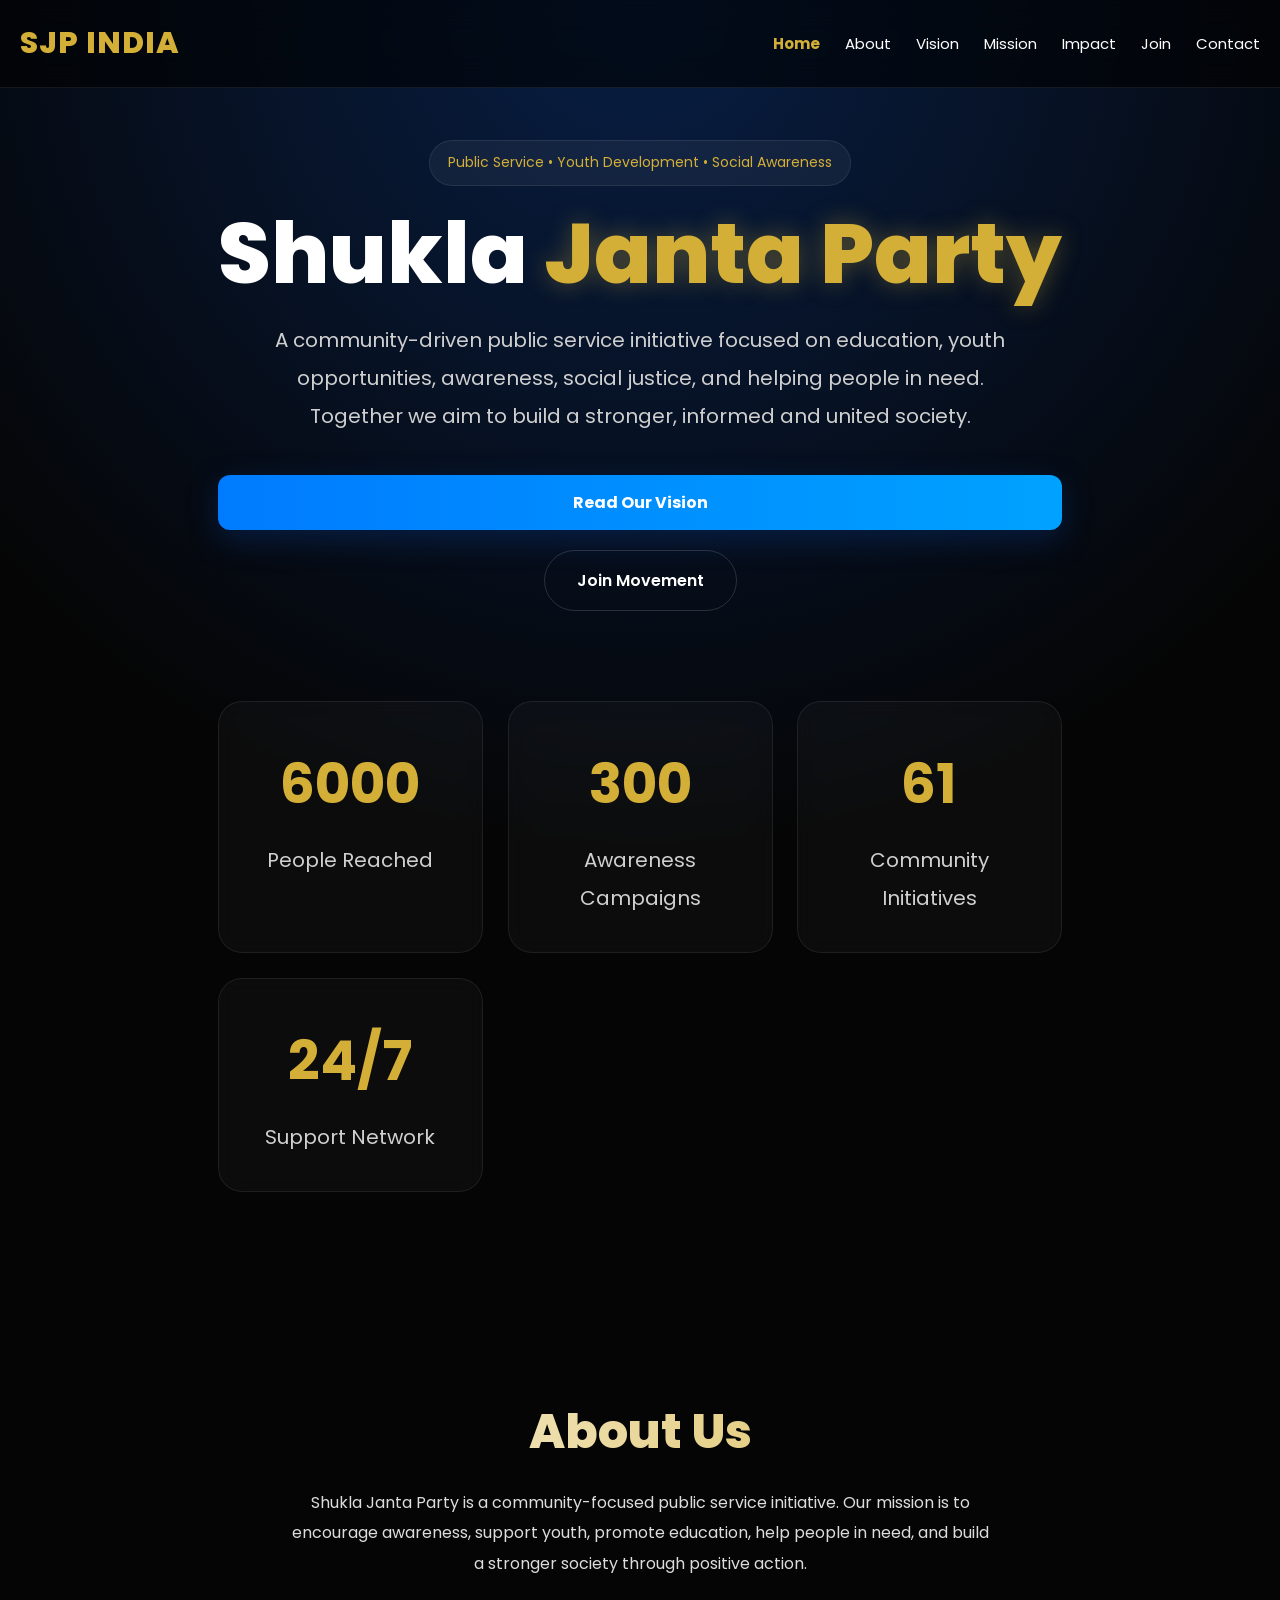
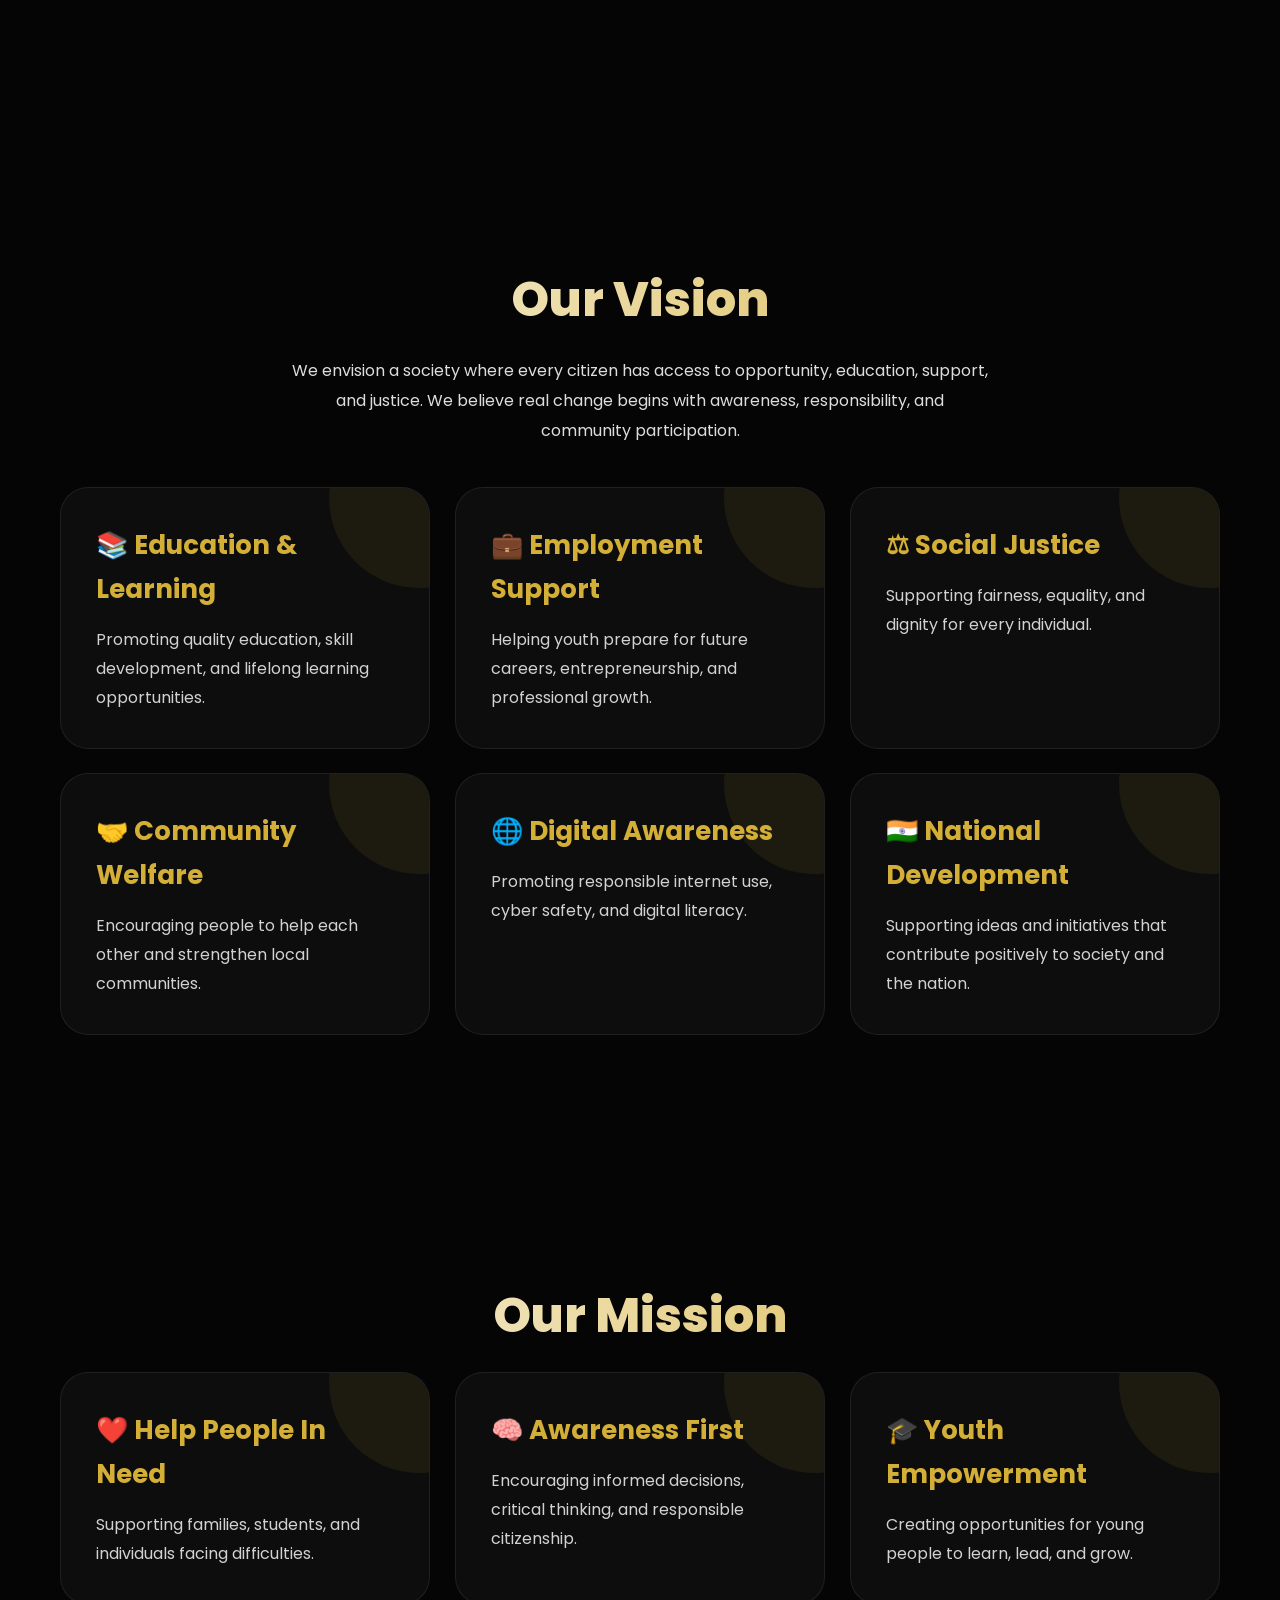
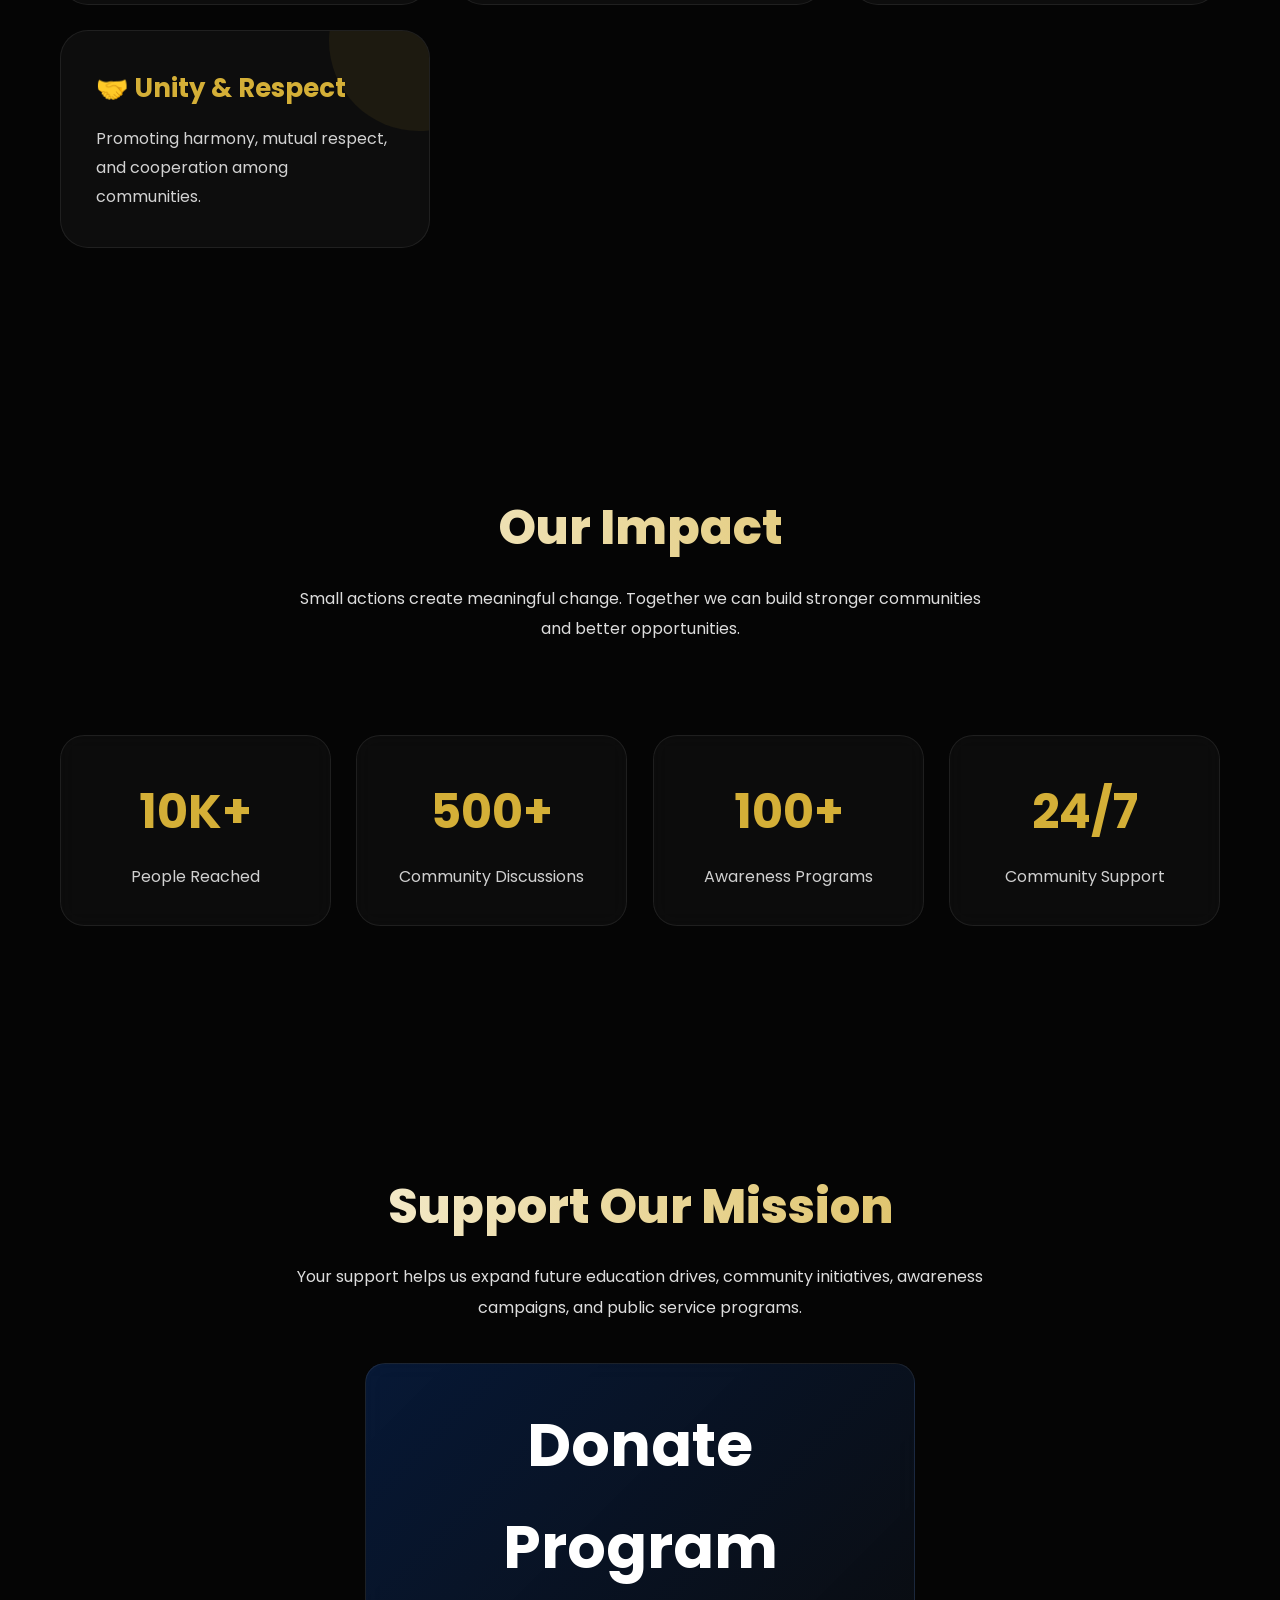
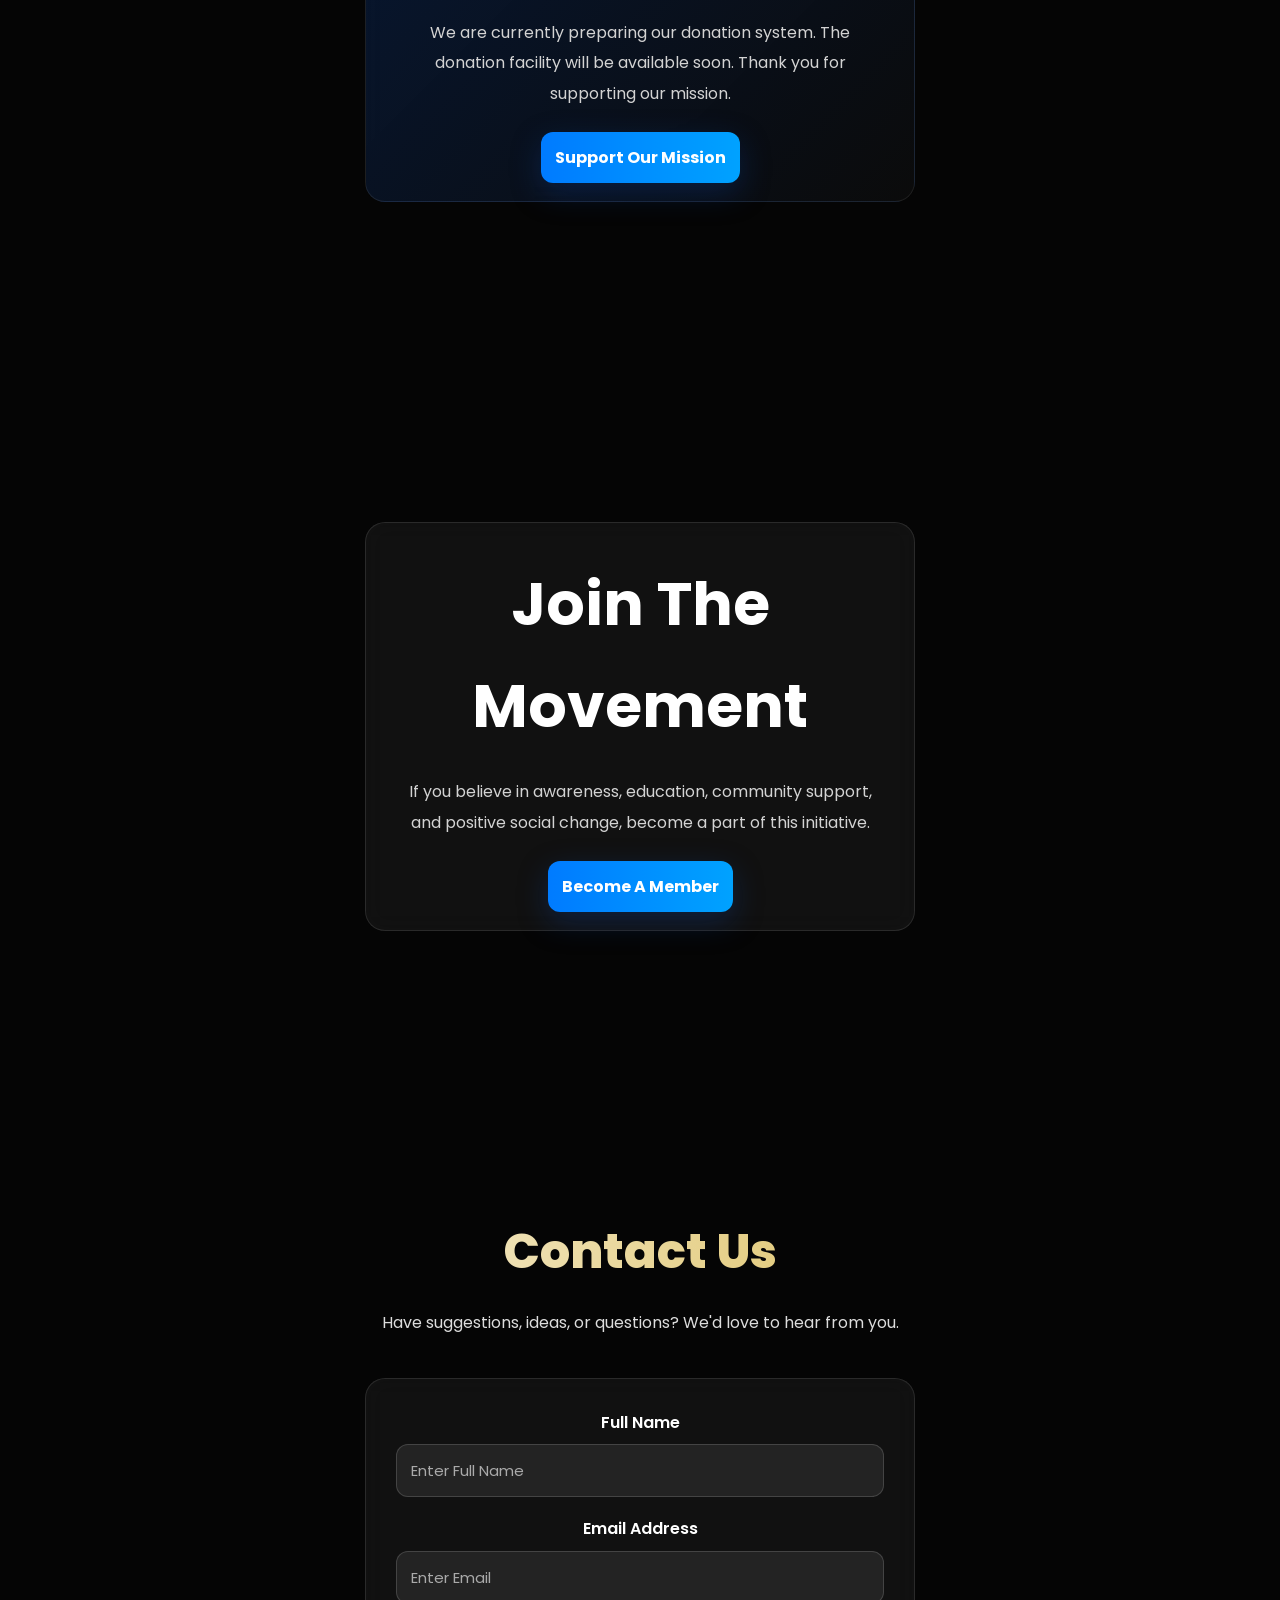
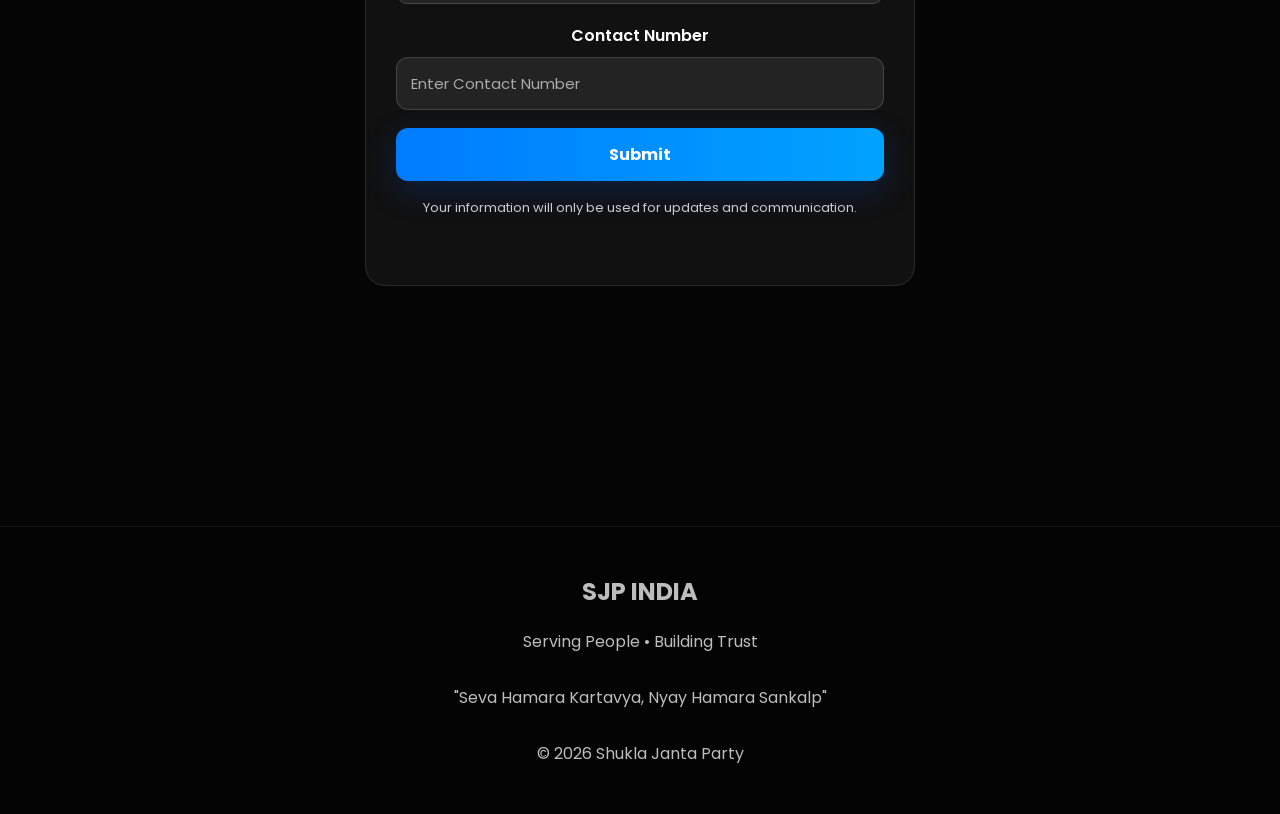
<file: index.html>
<!DOCTYPE html>
<html lang="en">
<head>
<meta charset="UTF-8">
<meta name="viewport" content="width=device-width, initial-scale=1.0">

<title>Shukla Janta Party | SJP India</title>

<link rel="preconnect" href="https://fonts.googleapis.com">
<link rel="preconnect" href="https://fonts.gstatic.com" crossorigin>

<link href="https://fonts.googleapis.com/css2?family=Poppins:wght@300;400;500;600;700;800&display=swap" rel="stylesheet">

<link rel="stylesheet" href="style.css">

</head>

<body>

<!-- NAVBAR -->

<nav>

<div class="nav-container">

<div class="logo">
SJP INDIA
</div>

<div class="nav-links">

<a href="#home">Home</a>

<a href="#about">About</a>

<a href="#vision">Vision</a>

<a href="#mission">Mission</a>

<a href="#impact">Impact</a>

<a href="#join">Join</a>

<a href="#contact">Contact</a>

</div>

</div>

</nav>

<!-- HERO SECTION -->

<section class="hero" id="home">

<div class="hero-content">

<div class="tag">
Public Service • Youth Development • Social Awareness
</div>

<h1>

Shukla

<span>Janta Party</span>

</h1>

<p>

A community-driven public service initiative focused on
education, youth opportunities, awareness, social justice,
and helping people in need.

Together we aim to build a stronger,
informed and united society.

</p>

<div class="buttons">

<a href="#vision" class="btn btn-primary">

Read Our Vision

</a>

<a href="#join" class="btn btn-secondary">

Join Movement

</a>

</div>

<div class="stats">

<div class="card">

<h2 class="counter" data-target="10000">0</h2>

<p>People Reached</p>

</div>

<div class="card">

<h2 class="counter" data-target="500">0</h2>

<p>Awareness Campaigns</p>

</div>

<div class="card">

<h2 class="counter" data-target="100">0</h2>

<p>Community Initiatives</p>

</div>

<div class="card">

<h2>24/7</h2>

<p>Support Network</p>

</div>

</div>

</div>

</section>

<!-- ABOUT SECTION -->

<section class="section" id="about">

<h2 class="section-title">
About Us
</h2>

<p class="section-sub">

Shukla Janta Party is a community-focused public service initiative.

Our mission is to encourage awareness,
support youth,
promote education,
help people in need,
and build a stronger society through positive action.

</p>

</section>

<!-- VISION SECTION -->

<section class="section" id="vision">

<h2 class="section-title">
Our Vision
</h2>

<p class="section-sub">

We envision a society where every citizen has access to opportunity,
education,
support,
and justice.

We believe real change begins with awareness,
responsibility,
and community participation.

</p>

<div class="manifesto-grid">

<div class="manifesto-card">

<h3>📚 Education & Learning</h3>

<p>
Promoting quality education,
skill development,
and lifelong learning opportunities.
</p>

</div>

<div class="manifesto-card">

<h3>💼 Employment Support</h3>

<p>
Helping youth prepare for future careers,
entrepreneurship,
and professional growth.
</p>

</div>

<div class="manifesto-card">

<h3>⚖ Social Justice</h3>

<p>
Supporting fairness,
equality,
and dignity for every individual.
</p>

</div>

<div class="manifesto-card">

<h3>🤝 Community Welfare</h3>

<p>
Encouraging people to help each other
and strengthen local communities.
</p>

</div>

<div class="manifesto-card">

<h3>🌐 Digital Awareness</h3>

<p>
Promoting responsible internet use,
cyber safety,
and digital literacy.
</p>

</div>

<div class="manifesto-card">

<h3>🇮🇳 National Development</h3>

<p>
Supporting ideas and initiatives
that contribute positively to society and the nation.
</p>

</div>

</div>

</section>

<!-- MISSION SECTION -->

<section class="section" id="mission">

<h2 class="section-title">
Our Mission
</h2>

<div class="manifesto-grid">

<div class="manifesto-card">

<h3>❤️ Help People In Need</h3>

<p>
Supporting families,
students,
and individuals facing difficulties.
</p>

</div>

<div class="manifesto-card">

<h3>🧠 Awareness First</h3>

<p>
Encouraging informed decisions,
critical thinking,
and responsible citizenship.
</p>

</div>

<div class="manifesto-card">

<h3>🎓 Youth Empowerment</h3>

<p>
Creating opportunities for young people
to learn,
lead,
and grow.
</p>

</div>

<div class="manifesto-card">

<h3>🤝 Unity & Respect</h3>

<p>
Promoting harmony,
mutual respect,
and cooperation among communities.
</p>

</div>

</div>

</section>

<!-- IMPACT SECTION -->

<section class="section" id="impact">

<h2 class="section-title">
Our Impact
</h2>

<p class="section-sub">

Small actions create meaningful change.
Together we can build stronger communities and better opportunities.

</p>

<div class="stats">

<div class="card">
<h2>10K+</h2>
<p>People Reached</p>
</div>

<div class="card">
<h2>500+</h2>
<p>Community Discussions</p>
</div>

<div class="card">
<h2>100+</h2>
<p>Awareness Programs</p>
</div>

<div class="card">
<h2>24/7</h2>
<p>Community Support</p>
</div>

</div>

</section>

<!-- DONATION SECTION -->

<section class="section" id="donate">

<h2 class="section-title">
Support Our Mission
</h2>

<p class="section-sub">

Your support helps us expand future education drives,
community initiatives,
awareness campaigns,
and public service programs.

</p>

<div class="join-box">

<h2>
Donate Program
</h2>

<p>

We are currently preparing our donation system.

The donation facility will be available soon.

Thank you for supporting our mission.

</p>

<a
href="https://u.payu.in/YIsRFnHk96RD" target="_blank" class="btn btn-primary">Support Our Mission

</a>

</div>

</section>

<!-- JOIN SECTION -->

<section class="section" id="join">

<div class="join-box">

<h2>
Join The Movement
</h2>

<p>

If you believe in awareness,
education,
community support,
and positive social change,

become a part of this initiative.

</p>

<a
href="https://www.instagram.com/shukla.janta.party/ "
class="btn btn-primary">

Become A Member

</a>

</div>

</section>

<!-- CONTACT SECTION -->

<section id="contact" class="section">

    <h2 class="section-title">Contact Us</h2>

    <p class="section-sub">
        Have suggestions, ideas, or questions?
        We'd love to hear from you.
    </p>

    <div class="join-box">

        <form id="joinForm">

            <label>Full Name</label>
            <input
                type="text"
                id="name"
                placeholder="Enter Full Name"
                required
            >

            <label>Email Address</label>
            <input
                type="email"
                id="email"
                placeholder="Enter Email"
                required
            >

            <label>Contact Number</label>
            <input
                type="tel"
                id="phone"
                placeholder="Enter Contact Number"
                required
            >

            <button
                type="submit"
                class="btn btn-primary">
                Submit
            </button>

        </form>

        <p class="privacy-text">
            Your information will only be used for updates and communication.
        </p>

    </div>

</section>


<!-- FOOTER -->

<footer>

<div style="font-size:24px;font-weight:700;margin-bottom:15px;">
SJP INDIA
</div>

<p>

Serving People • Building Trust

</p>

<br>

<p>

"Seva Hamara Kartavya,
Nyay Hamara Sankalp"

</p>

<br>

<p>

© 2026 Shukla Janta Party

</p>

</footer>

<script src="script.js"></script>

</body>
</html>
</file>
<file: style.css>
:root{
--primary:#0B3D91;
--gold:#D4AF37;
--bg:#050505;
--card:#0d0d0d;
--text:#ffffff;
--muted:#cfcfcf;
}

*{
margin:0;
padding:0;
box-sizing:border-box;
font-family:'Poppins',sans-serif;
}

html{
scroll-behavior:smooth;
}

body{
background:var(--bg);
color:var(--text);
overflow-x:hidden;
line-height:1.7;
}

a{
text-decoration:none;
}

img{
max-width:100%;
display:block;
}

/* =======================
   NAVBAR
======================= */

nav{
position:fixed;
top:0;
left:0;
width:100%;
z-index:1000;

backdrop-filter:blur(15px);

background:rgba(0,0,0,.6);

border-bottom:1px solid rgba(255,255,255,.08);
}

.nav-container{
max-width:1400px;
margin:auto;

padding:18px 20px;

display:flex;
justify-content:space-between;
align-items:center;
}

.logo{
font-size:30px;
font-weight:800;
letter-spacing:1px;
color:var(--gold);
}

.nav-links{
display:flex;
gap:25px;
}

.nav-links a{
color:white;
font-size:15px;
transition:.3s;
}

.nav-links a:hover{
color:var(--gold);
}

/* =======================
   HERO
======================= */

@media(max-width:600px){

.hero h1{
font-size:38px;
line-height:1.1;
}

.hero p{
font-size:15px;
line-height:1.7;
}

.tag{
font-size:12px;
}

.btn{
width:100%;
max-width:280px;
}

}

.hero{

min-height:100vh;

display:flex;
align-items:center;
justify-content:center;

text-align:center;

padding:140px 20px 80px;

background:
radial-gradient(
circle at top,
rgba(11,61,145,.45),
#050505 60%
);
}

.hero-content{
max-width:950px;
}

.tag{
display:inline-block;

padding:10px 18px;

border-radius:40px;

background:rgba(255,255,255,.05);

border:1px solid rgba(255,255,255,.08);

margin-bottom:25px;

font-size:14px;

color:var(--gold);
}

.hero h1{

font-size:85px;

font-weight:800;

line-height:1;

margin-bottom:25px;
}

.hero h1 span{
color:var(--gold);

text-shadow:
0 0 25px rgba(212,175,55,.35);
}

.hero p{

font-size:20px;

line-height:1.9;

color:var(--muted);

max-width:760px;

margin:auto;
}

/* =======================
   BUTTONS
======================= */

.buttons{

margin-top:40px;

display:flex;

justify-content:center;

gap:20px;

flex-wrap:wrap;
}

.btn{

padding:16px 32px;

border-radius:50px;

font-size:16px;

font-weight:600;

transition:.3s;
}

.btn-primary{

background:var(--primary);

color:white;

box-shadow:
0 10px 30px rgba(11,61,145,.35);
}

.btn-primary:hover{

transform:translateY(-5px);
}

.btn-secondary{

background:transparent;

border:1px solid rgba(255,255,255,.15);

color:white;
}

.btn-secondary:hover{

background:white;

color:black;
}
/* =======================
   STATS SECTION
======================= */

.stats{

display:grid;

grid-template-columns:
repeat(auto-fit,minmax(220px,1fr));

gap:25px;

margin-top:90px;
}

.card{

background:
rgba(255,255,255,.03);

border:
1px solid rgba(255,255,255,.08);

padding:35px;

border-radius:24px;

transition:.35s;

backdrop-filter:blur(10px);
}

.card:hover{

transform:translateY(-8px);

border-color:var(--gold);

box-shadow:
0 15px 40px rgba(212,175,55,.08);
}

.card h2{

font-size:55px;

margin-bottom:10px;

color:var(--gold);
}

.card p{

color:#d0d0d0;
}

/* =======================
   GENERAL SECTIONS
======================= */

.section{

max-width:1200px;

margin:auto;

padding:120px 20px;
}

.section-title{

font-size:60px;

font-weight:800;

text-align:center;

margin-bottom:20px;

background:
linear-gradient(
90deg,
#ffffff,
#D4AF37
);

-webkit-background-clip:text;
-webkit-text-fill-color:transparent;
}

.section-sub{

max-width:800px;

margin:0 auto 60px;

text-align:center;

line-height:1.9;

color:#c4c4c4;
}

/* =======================
   MANIFESTO GRID
======================= */

.manifesto-grid{

display:grid;

grid-template-columns:
repeat(auto-fit,minmax(280px,1fr));

gap:25px;
}

/* =======================
   MANIFESTO CARD
======================= */

.manifesto-card{

background:var(--card);

border:
1px solid rgba(255,255,255,.08);

padding:35px;

border-radius:28px;

position:relative;

overflow:hidden;

transition:.35s;
}

.manifesto-card::before{

content:'';

position:absolute;

width:180px;
height:180px;

border-radius:50%;

background:
rgba(212,175,55,.08);

top:-80px;
right:-80px;
}

.manifesto-card:hover{

transform:translateY(-8px);

border-color:var(--gold);

box-shadow:
0 15px 40px rgba(212,175,55,.08);
}

.manifesto-card h3{

font-size:26px;

margin-bottom:15px;

color:var(--gold);
}

.manifesto-card p{

line-height:1.8;

color:#d2d2d2;
}

/* =======================
   IMPACT CARDS
======================= */

#impact .card{

text-align:center;
}

#impact .card h2{

font-size:48px;
}

/* =======================
   DONATION SECTION
======================= */

#donate .join-box{

background:
linear-gradient(
135deg,
rgba(11,61,145,.35),
#0b0b0b
);

border:
1px solid rgba(255,255,255,.08);
}

/* =======================
   JOIN BOX
======================= */

.join-box{

padding:70px;

border-radius:35px;

text-align:center;

margin-top:80px;

background:
linear-gradient(
135deg,
rgba(11,61,145,.25),
#0b0b0b
);

border:
1px solid rgba(255,255,255,.08);
}

.join-box h2{

font-size:60px;

margin-bottom:20px;
}

.join-box p{

color:#d3d3d3;

line-height:1.9;

margin-bottom:35px;

max-width:850px;

margin-left:auto;
margin-right:auto;
}

/* =======================
   CONTACT SECTION TITLE
======================= */

#contact .section-title{

margin-bottom:15px;
}

#contact .section-sub{

margin-bottom:40px;
}
/* =======================
   CONTACT FORM
======================= */

.join-box{
max-width:550px;
margin:40px auto;
padding:30px;
background:rgba(255,255,255,0.05);
backdrop-filter:blur(12px);
border:1px solid rgba(255,255,255,0.1);
border-radius:20px;
}

.join-box label{
display:block;
margin-bottom:8px;
font-weight:600;
color:#fff;
}

.join-box input{
width:100%;
padding:14px;
margin-bottom:18px;
background:rgba(255,255,255,0.08);
border:1px solid rgba(255,255,255,0.15);
border-radius:12px;
color:#fff;
font-size:15px;
}

.join-box input::placeholder{
color:#aaa;
}

.btn-primary{
width:100%;
padding:14px;
border:none;
border-radius:12px;
background:linear-gradient(90deg,#007bff,#00a2ff);
color:white;
font-size:16px;
font-weight:700;
cursor:pointer;
transition:.3s;
}

.btn-primary:hover{
transform:translateY(-2px);
box-shadow:0 10px 25px rgba(0,123,255,.4);
}

.privacy-text{
text-align:center;
margin-top:15px;
font-size:13px;
color:#bdbdbd;
}

.section-title{
font-size:48px;
font-weight:800;
text-align:center;
margin-bottom:15px;
color:#f8d68a;
}

.section-sub{
text-align:center;
max-width:700px;
margin:0 auto 40px;
color:#ddd;
}

/* =======================
   FOOTER
======================= */

footer{

background:#030303;

padding:45px 20px;

text-align:center;

border-top:
1px solid rgba(255,255,255,.08);

color:#bdbdbd;

margin-top:80px;
}

footer p{

line-height:1.8;
}

/* =======================
   SCROLL ANIMATION
======================= */

.card,
.manifesto-card,
.join-box,
.nancy{

animation:fadeUp .8s ease;
}

@keyframes fadeUp{

from{

opacity:0;

transform:
translateY(25px);
}

to{

opacity:1;

transform:
translateY(0);
}
}

/* =======================
   SCROLLBAR
======================= */

::-webkit-scrollbar{

width:10px;
}

::-webkit-scrollbar-track{

background:#080808;
}

::-webkit-scrollbar-thumb{

background:var(--primary);

border-radius:20px;
}

::-webkit-scrollbar-thumb:hover{

background:var(--gold);
}

/* =======================
   MOBILE RESPONSIVE
======================= */

@media(max-width:900px){

.hero h1{

font-size:58px;
}

.section-title,
.join-box h2{

font-size:42px;
}

.nav-links{

display:none;
}

.join-box{

padding:45px 25px;
}

.card h2{

font-size:42px;
}
}

@media(max-width:600px){

.hero{

padding-top:120px;
}

.hero h1{

font-size:42px;
}

.hero p{

font-size:16px;
}

.section{

padding:80px 20px;
}

.section-title{

font-size:34px;
}

.card,
.manifesto-card{

padding:25px;
}

.join-box{

padding:35px 20px;
}

.join-box h2{

font-size:32px;
}

.nancy{

padding:25px;
}
}

/* =======================
   PREMIUM HOVER EFFECTS
======================= */

.btn,
.card,
.manifesto-card{

will-change:transform;
}

.btn:hover{

transform:
translateY(-4px);
}

.logo{

transition:.3s;
}

.logo:hover{

color:white;
}
</file>
